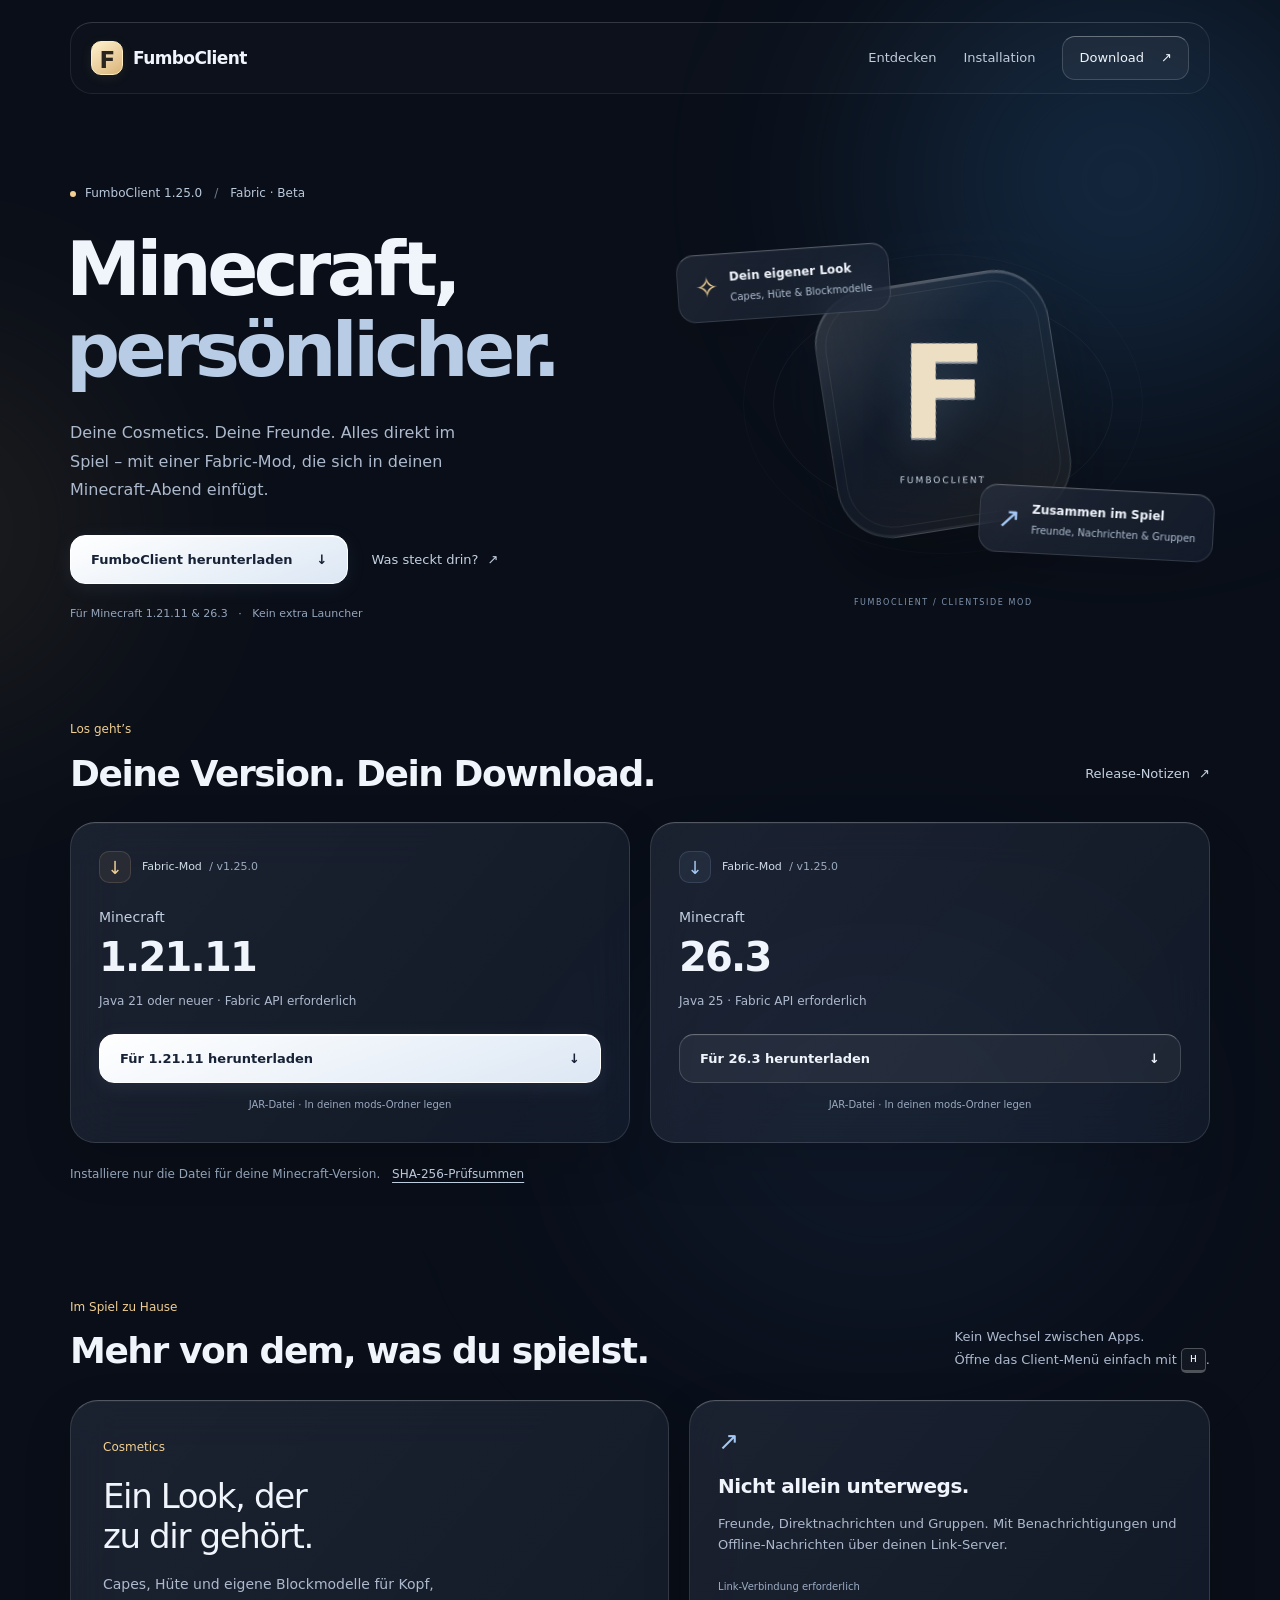
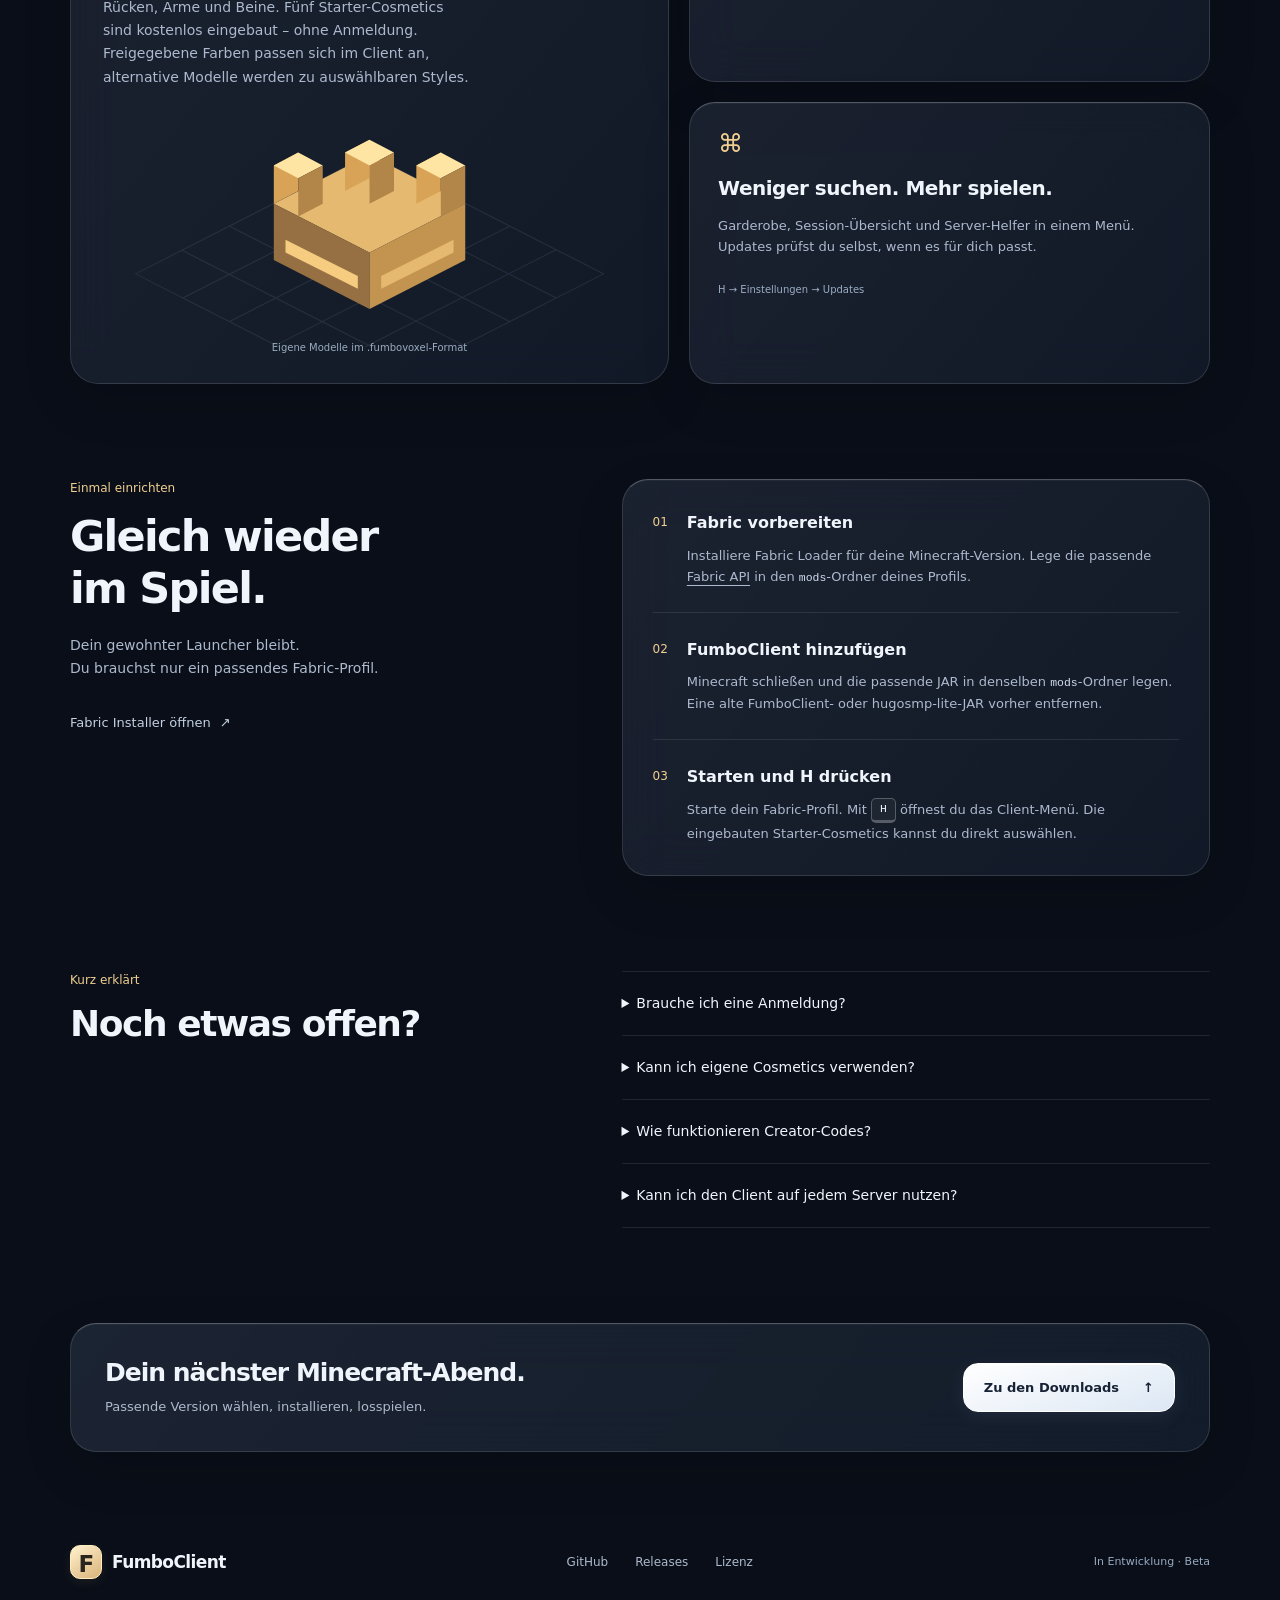
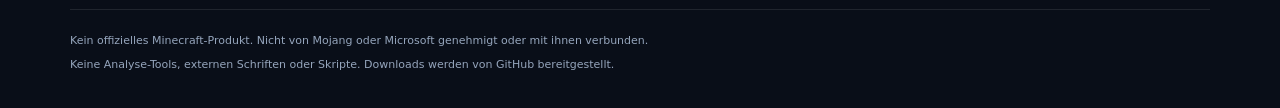
<file: index.html>
<!doctype html>
<html lang="de">
<head>
  <meta charset="utf-8">
  <meta name="viewport" content="width=device-width, initial-scale=1">
  <meta name="description" content="FumboClient: Cosmetics, Freunde und Server-Helfer für Minecraft. Lade die Fabric-Mod für Minecraft 1.21.11 oder 26.3 herunter.">
  <meta name="theme-color" content="#090e18">
  <meta name="referrer" content="strict-origin-when-cross-origin">
  <meta http-equiv="Content-Security-Policy" content="default-src 'self'; style-src 'self'; img-src 'self'; script-src 'none'; object-src 'none'; base-uri 'none'; form-action 'none'">
  <title>FumboClient · Minecraft, persönlicher.</title>
  <link rel="icon" href="favicon.svg" type="image/svg+xml">
  <link rel="stylesheet" href="styles.css?v=3">
</head>
<body>
  <a class="skip-link" href="#main">Zum Inhalt springen</a>
  <div class="ambient" aria-hidden="true"><span></span><span></span><span></span></div>
  <header class="site-header shell">
    <a class="brand" href="#" translate="no" aria-label="FumboClient Startseite"><span class="brand-mark" aria-hidden="true">F</span>FumboClient</a>
    <nav aria-label="Hauptnavigation"><a href="#features">Entdecken</a><a href="#installation">Installation</a><a class="nav-action" href="#downloads">Download <span aria-hidden="true">↗</span></a></nav>
  </header>
  <main id="main">
    <section class="hero shell" aria-labelledby="hero-title">
      <div class="hero-copy"><p class="release-line"><span class="release-dot" aria-hidden="true"></span> FumboClient 1.25.0 <span class="release-divider">/</span> Fabric · Beta</p>
        <h1 id="hero-title">Minecraft,<br><span>persönlicher.</span></h1>
        <p class="hero-description">Deine Cosmetics. Deine Freunde. Alles direkt im Spiel – mit einer Fabric-Mod, die sich in deinen Minecraft-Abend einfügt.</p>
        <div class="hero-actions"><a class="button button-light" href="#downloads">FumboClient herunterladen <span aria-hidden="true">↓</span></a><a class="quiet-link" href="#features">Was steckt drin? <span aria-hidden="true">↗</span></a></div>
        <p class="hero-meta">Für Minecraft 1.21.11 &amp; 26.3 <span>·</span> Kein extra Launcher</p>
      </div>
      <div class="hero-art" aria-label="Abstrakte Illustration des FumboClient-Logos">
        <div class="orbit orbit-one" aria-hidden="true"></div><div class="orbit orbit-two" aria-hidden="true"></div>
        <div class="art-core glass" aria-hidden="true"><div class="core-inset"><span class="core-letter">F</span><span class="core-word">FUMBOCLIENT</span></div></div>
        <div class="floating-note note-cosmetics glass"><span class="note-symbol" aria-hidden="true">✧</span><div><strong>Dein eigener Look</strong><span>Capes, Hüte &amp; Blockmodelle</span></div></div>
        <div class="floating-note note-friends glass"><span class="note-symbol cool" aria-hidden="true">↗</span><div><strong>Zusammen im Spiel</strong><span>Freunde, Nachrichten &amp; Gruppen</span></div></div>
        <span class="art-caption">FUMBOCLIENT / CLIENTSIDE MOD</span>
      </div>
    </section>

    <section id="downloads" class="downloads shell" aria-labelledby="downloads-title">
      <div class="section-heading"><div><p class="eyebrow">Los geht’s</p><h2 id="downloads-title">Deine Version. Dein Download.</h2></div><a class="quiet-link" href="https://github.com/kingfabi3855/FumboClient/releases/latest">Release-Notizen <span aria-hidden="true">↗</span></a></div>
      <div class="download-grid">
        <article class="download-card glass"><div class="download-card-top"><span class="version-icon" aria-hidden="true">↓</span><span>Fabric-Mod <span class="muted">/ v1.25.0</span></span></div><h3>Minecraft <strong>1.21.11</strong></h3><p>Java 21 oder neuer · Fabric API erforderlich</p><a class="button button-light" href="https://github.com/kingfabi3855/FumboClient/releases/download/v1.25.0/FumboClient-1.25.0-mc1.21.11.jar" aria-label="FumboClient für Minecraft 1.21.11 herunterladen">Für 1.21.11 herunterladen <span aria-hidden="true">↓</span></a><span class="file-note">JAR-Datei · In deinen mods-Ordner legen</span></article>
        <article class="download-card glass"><div class="download-card-top"><span class="version-icon blue" aria-hidden="true">↓</span><span>Fabric-Mod <span class="muted">/ v1.25.0</span></span></div><h3>Minecraft <strong>26.3</strong></h3><p>Java 25 · Fabric API erforderlich</p><a class="button button-glass" href="https://github.com/kingfabi3855/FumboClient/releases/download/v1.25.0/FumboClient-1.25.0-mc26.3.jar" aria-label="FumboClient für Minecraft 26.3 herunterladen">Für 26.3 herunterladen <span aria-hidden="true">↓</span></a><span class="file-note">JAR-Datei · In deinen mods-Ordner legen</span></article>
      </div>
      <p class="download-footnote">Installiere nur die Datei für deine Minecraft-Version. <a href="https://github.com/kingfabi3855/FumboClient/releases/download/v1.25.0/SHA256SUMS.txt">SHA-256-Prüfsummen</a></p>
    </section>

    <section id="features" class="features shell section" aria-labelledby="features-title">
      <div class="section-heading"><div><p class="eyebrow">Im Spiel zu Hause</p><h2 id="features-title">Mehr von dem, was du spielst.</h2></div><p>Kein Wechsel zwischen Apps.<br>Öffne das Client-Menü einfach mit <kbd>H</kbd>.</p></div>
      <div class="feature-layout">
        <article class="cosmetic-feature glass"><div class="feature-copy"><span class="feature-kicker">Cosmetics</span><h3>Ein Look, der<br>zu dir gehört.</h3><p>Capes, Hüte und eigene Blockmodelle für Kopf, Rücken, Arme und Beine. Fünf Starter-Cosmetics sind kostenlos eingebaut – ohne Anmeldung. Freigegebene Farben passen sich im Client an, alternative Modelle werden zu auswählbaren Styles.</p></div>
          <div class="voxel-art" aria-hidden="true"><svg viewBox="0 0 520 240" xmlns="http://www.w3.org/2000/svg"><g fill="none" stroke="#b9d9f0" stroke-opacity=".1"><path d="m40 171 220-112 220 112-220 112zM84 149l220 112M128 126l220 112M172 104l220 112M216 82l220 112M84 194 304 82M128 216l220-112M172 238l220-112M216 260l220-112"/></g><g><path d="m170 105 90-46 90 46-90 46z" fill="#e5ba70"/><path d="m170 105 90 46v53l-90-46z" fill="#967043"/><path d="m260 151 90-46v53l-90 46z" fill="#c39450"/><path d="m170 105 23-12v-36l-23 12z" fill="#d9a357"/><path d="m170 69 23-12 23 12-23 12z" fill="#ffe5a4"/><path d="m193 81 23-12v36l-23 12z" fill="#b28549"/><path d="m237 93 23-12V45l-23 12z" fill="#d9a357"/><path d="m237 57 23-12 23 12-23 12z" fill="#ffe5a4"/><path d="m260 69 23-12v36l-23 12z" fill="#b28549"/><path d="m304 69 23-12v36l-23 12z" fill="#d9a357"/><path d="m304 69 23-12 23 12-23 12z" fill="#ffe5a4"/><path d="m327 81 23-12v36l-23 12z" fill="#b28549"/><path d="m181 139 68 34v12l-68-34z" fill="#f6cc80"/><path d="m271 173 68-34v12l-68 34z" fill="#e5ba70"/></g></svg><span>Eigene Modelle im .fumbovoxel-Format</span></div>
        </article>
        <div class="feature-stack"><article class="compact-feature glass"><span class="feature-symbol" aria-hidden="true">↗</span><h3>Nicht allein unterwegs.</h3><p>Freunde, Direktnachrichten und Gruppen. Mit Benachrichtigungen und Offline-Nachrichten über deinen Link-Server.</p><span class="feature-detail">Link-Verbindung erforderlich</span></article><article class="compact-feature glass"><span class="feature-symbol gold" aria-hidden="true">⌘</span><h3>Weniger suchen. Mehr spielen.</h3><p>Garderobe, Session-Übersicht und Server-Helfer in einem Menü. Updates prüfst du selbst, wenn es für dich passt.</p><span class="feature-detail">H → Einstellungen → Updates</span></article></div>
      </div>
    </section>

    <section id="installation" class="installation shell section" aria-labelledby="installation-title"><div class="installation-intro"><p class="eyebrow">Einmal einrichten</p><h2 id="installation-title">Gleich wieder<br>im Spiel.</h2><p>Dein gewohnter Launcher bleibt.<br>Du brauchst nur ein passendes Fabric-Profil.</p><a class="quiet-link" href="https://fabricmc.net/use/installer/">Fabric Installer öffnen <span aria-hidden="true">↗</span></a></div><ol class="install-steps glass"><li><span class="step-number" aria-hidden="true">01</span><div><h3>Fabric vorbereiten</h3><p>Installiere Fabric Loader für deine Minecraft-Version. Lege die passende <a href="https://modrinth.com/mod/fabric-api">Fabric API</a> in den <code>mods</code>-Ordner deines Profils.</p></div></li><li><span class="step-number" aria-hidden="true">02</span><div><h3>FumboClient hinzufügen</h3><p>Minecraft schließen und die passende JAR in denselben <code>mods</code>-Ordner legen. Eine alte FumboClient- oder hugosmp-lite-JAR vorher entfernen.</p></div></li><li><span class="step-number" aria-hidden="true">03</span><div><h3>Starten und H drücken</h3><p>Starte dein Fabric-Profil. Mit <kbd>H</kbd> öffnest du das Client-Menü. Die eingebauten Starter-Cosmetics kannst du direkt auswählen.</p></div></li></ol></section>

    <section class="faq shell section" aria-labelledby="faq-title"><div><p class="eyebrow">Kurz erklärt</p><h2 id="faq-title">Noch etwas offen?</h2></div><div class="faq-list"><details><summary>Brauche ich eine Anmeldung?</summary><p>Die fünf eingebauten Starter-Cosmetics funktionieren ohne Anmeldung. Gemeinsame Link-Funktionen brauchen eine Verbindung zum Link-Server; zusätzliche Cosmetics können eine Freischaltung voraussetzen.</p></details><details><summary>Kann ich eigene Cosmetics verwenden?</summary><p>Ja. Lege .fumbovoxel-Dateien unter <code>config/fumboclient/cosmetics/models/</code> ab. Der Cosmetic Builder ist ein separater Editor. Ein öffentlicher Editor-Download ist auf dieser Website noch nicht verfügbar.</p></details><details><summary>Wie funktionieren Creator-Codes?</summary><p>Öffne in der Garderobe „Creator-Code“ und löse einen verfügbaren Code ein. Dafür muss die Link-Verbindung aktiv sein. Die Codes und Belohnungen verwaltet der Server-Owner.</p></details><details><summary>Kann ich den Client auf jedem Server nutzen?</summary><p>Die verfügbaren Helfer hängen vom Server ab. Freunde, Gruppen und gemeinsame Cosmetics benötigen ein passend eingerichtetes Link-Backend. Beachte die Regeln des jeweiligen Servers.</p></details></div></section>
    <aside class="closing shell glass"><div><h2>Dein nächster Minecraft-Abend.</h2><p>Passende Version wählen, installieren, losspielen.</p></div><a class="button button-light" href="#downloads">Zu den Downloads <span aria-hidden="true">↑</span></a></aside>
  </main>
  <footer class="footer shell"><div class="footer-top"><a class="brand" href="#" translate="no"><span class="brand-mark" aria-hidden="true">F</span>FumboClient</a><nav aria-label="Weitere Links"><a href="https://github.com/kingfabi3855/FumboClient">GitHub</a><a href="https://github.com/kingfabi3855/FumboClient/releases">Releases</a><a href="https://github.com/kingfabi3855/FumboClient/releases/download/v1.25.0/FumboClient-LICENSE.txt">Lizenz</a></nav><span>In Entwicklung · Beta</span></div><p>Kein offizielles Minecraft-Produkt. Nicht von Mojang oder Microsoft genehmigt oder mit ihnen verbunden.</p><p>Keine Analyse-Tools, externen Schriften oder Skripte. Downloads werden von GitHub bereitgestellt.</p></footer>
</body>
</html>
</file>
<file: styles.css>
:root {
  color-scheme: dark;
  --bg: #090e18;
  --text: #f0f4fb;
  --muted: #adbace;
  --line: #ffffff18;
  --gold: #f1cf91;
  --blue: #a4c8f4;
  font: 16px/1.65 "Segoe UI", system-ui, -apple-system, sans-serif;
  scroll-behavior: smooth;
  scroll-padding-top: 32px;
}
* { box-sizing: border-box; }
body { margin: 0; background: var(--bg); color: var(--text); isolation: isolate; }
a { color: inherit; text-underline-offset: 4px; }
a:hover { color: var(--gold); }
a:focus-visible, summary:focus-visible { outline: 2px solid var(--gold); outline-offset: 5px; }
a, summary { touch-action: manipulation; -webkit-tap-highlight-color: #a4c8f433; }
.shell { width: min(1140px, calc(100% - 80px)); margin-inline: auto; }
.ambient { position: absolute; inset: 0 0 auto; height: 1700px; overflow: hidden; pointer-events: none; z-index: -1; }
.ambient span { position: absolute; border-radius: 50%; filter: blur(90px); opacity: .45; }
.ambient span:nth-child(1) { width: 700px; height: 640px; top: -140px; right: -190px; background: radial-gradient(ellipse, #285a8a, transparent 70%); }
.ambient span:nth-child(2) { width: 600px; height: 600px; top: 230px; left: -370px; background: radial-gradient(ellipse, #594a30, transparent 70%); opacity: .32; }
.ambient span:nth-child(3) { width: 800px; height: 650px; top: 800px; right: 0; background: radial-gradient(ellipse, #253d64, transparent 70%); opacity: .3; }
.glass { background: #172333e6; border: 1px solid #ffffff20; border-top-color: #ffffff42; box-shadow: inset 0 1px 0 #ffffff0a, 0 18px 50px #00000022; }
@supports ((backdrop-filter: blur(20px)) or (-webkit-backdrop-filter: blur(20px))) {
  .glass { background: linear-gradient(130deg, #ffffff0d, #ffffff03), #16223575; -webkit-backdrop-filter: blur(24px); backdrop-filter: blur(24px); }
}
.site-header { margin-top: 22px; min-height: 72px; padding: 13px 20px; display: flex; align-items: center; justify-content: space-between; gap: 25px; border: 1px solid #ffffff15; border-top-color: #ffffff29; border-radius: 22px; background: #ffffff04; }
.brand { display: inline-flex; align-items: center; gap: 10px; font-size: 17px; font-weight: 650; letter-spacing: -.035em; text-decoration: none; white-space: nowrap; }
.brand-mark { display: grid; place-items: center; width: 32px; height: 34px; background: linear-gradient(145deg, #fff2cf, #dab378); border: 1px solid #ffedc0; border-radius: 10px; color: #2a251e; box-shadow: 0 3px 12px #e0b56e18; font-size: 23px; font-weight: 800; }
.site-header nav { display: flex; align-items: center; gap: 27px; }
.site-header nav a { display: inline-flex; align-items: center; min-height: 44px; font-size: 13px; text-decoration: none; color: #c1ccdc; }
.site-header nav a:hover { color: white; }
.site-header nav .nav-action { padding: 8px 16px; border: 1px solid #ffffff2b; border-top-color: #ffffff55; border-radius: 13px; color: var(--text); background: #ffffff0c; gap: 17px; }
.hero { display: grid; grid-template-columns: 1.1fr 1fr; align-items: center; gap: 20px; padding-block: 90px 85px; }
.release-line { display: flex; align-items: center; gap: 9px; color: #bac9dc; font-size: 12px; margin: 0 0 25px; }
.release-dot { width: 6px; height: 6px; background: var(--gold); border-radius: 50%; }
.release-divider { color: #6c7c91; margin-inline: 3px; }
h1 { font-size: clamp(52px, 5.9vw, 78px); font-weight: 600; line-height: 1.08; letter-spacing: -.06em; margin: 0 0 27px -4px; }
h1 > span { color: #b9cce5; }
.hero-description { max-width: 425px; color: var(--muted); font-size: 16px; line-height: 1.8; margin: 0 0 30px; }
.hero-actions { display: flex; align-items: center; gap: 23px; flex-wrap: wrap; }
.button { display: inline-flex; align-items: center; justify-content: center; gap: 24px; min-height: 49px; padding: 12px 20px; border: 1px solid transparent; border-radius: 15px; font-size: 13px; font-weight: 650; text-decoration: none; transition: background .18s, box-shadow .18s, transform .18s; }
.button:hover { transform: translateY(-2px); }
.button-light { background: linear-gradient(160deg, #ffffff, #dce7f4); color: #172236; border-color: #ffffff; box-shadow: inset 0 1px 0 #ffffff, 0 4px 20px #b5d1ed15; }
.button-light:hover { color: #172236; background: #fff; box-shadow: 0 4px 26px #b5d1ed33; }
.button-glass { color: var(--text); background: #ffffff0d; border-color: #ffffff2b; border-top-color: #ffffff50; box-shadow: inset 0 1px 0 #ffffff08; }
.button-glass:hover { background: #ffffff18; color: white; }
.quiet-link { display: inline-flex; gap: 9px; align-items: center; min-height: 44px; font-size: 13px; color: #c5d1e2; text-decoration: none; }
.quiet-link:hover { color: white; }
.hero-meta { font-size: 11px; color: #95a6bc; margin: 21px 0 0; }
.hero-meta > span { margin-inline: 7px; }
.hero-art { position: relative; display: grid; place-items: center; min-width: 0; height: 410px; }
.art-core { position: relative; width: 236px; height: 250px; border-radius: 55px; transform: rotate(-9deg); background: linear-gradient(140deg, #e4f0ff30, #7aace412 40%, #dcb77313); box-shadow: inset 0 2px 1px #ffffff33, inset 0 -2px 1px #ffffff10, 0 35px 65px #0005, 0 0 80px #80b2dc0d; }
.art-core::before { content: ""; position: absolute; inset: 9px; border-radius: 47px; border: 1px solid #ffffff12; pointer-events: none; }
.core-inset { height: 100%; display: flex; align-items: center; justify-content: center; flex-direction: column; transform: rotate(9deg); }
.core-letter { font-size: 130px; font-weight: 750; line-height: 1.13; letter-spacing: -.08em; padding-right: 9px; color: #eddfc4; text-shadow: 0 2px 0 #fff8, 0 12px 40px #cbe6ff22; }
.core-word { letter-spacing: .22em; font-size: 9px; color: #c9d7e6; margin-top: 6px; }
.orbit { position: absolute; width: 340px; max-width: 100%; height: 340px; border: 1px solid #b0d3ef12; border-radius: 50%; }
.orbit-one { transform: scaleY(.65); }
.orbit-two { width: 400px; height: 400px; transform: scaleY(.75); border-color: #b0d3ef09; }
.floating-note { position: absolute; display: flex; align-items: center; gap: 11px; padding: 14px 17px; border-radius: 18px; }
.note-cosmetics { left: 0; top: 50px; transform: rotate(-4deg); }
.note-friends { right: -4px; bottom: 51px; transform: rotate(3deg); }
.note-symbol { color: var(--gold); font-size: 28px; line-height: 1; }
.note-symbol.cool { color: #a4c8f4; }
.floating-note strong { display: block; font-size: 12px; font-weight: 550; margin-bottom: 2px; }
.floating-note div > span { font-size: 10px; color: #afbed1; display: block; }
.art-caption { position: absolute; bottom: 0; font-size: 8px; letter-spacing: .2em; color: #7e93ad; }
.downloads { padding-top: 12px; }
.section-heading { display: flex; align-items: end; justify-content: space-between; gap: 30px; margin-bottom: 27px; }
.eyebrow { font-size: 12px; font-weight: 500; color: var(--gold); margin: 0 0 12px; }
h2 { font-size: clamp(27px, 3vw, 36px); line-height: 1.2; font-weight: 550; letter-spacing: -.04em; margin: 0; }
.section-heading > p { color: var(--muted); font-size: 13px; margin: 0; }
.download-grid { display: grid; grid-template-columns: 1fr 1fr; gap: 20px; }
.download-card { padding: 28px; border-radius: 25px; }
.download-card-top { display: flex; align-items: center; gap: 11px; font-size: 11px; color: #d0dce9; }
.muted { color: #9aaac0; margin-left: 4px; }
.version-icon { display: grid; place-items: center; width: 32px; height: 32px; background: #f1cf9110; color: var(--gold); border: 1px solid #f1cf9126; border-radius: 10px; font-size: 18px; }
.version-icon.blue { color: var(--blue); background: #a4c8f410; border-color: #a4c8f426; }
.download-card h3 { margin: 23px 0 10px; font-size: 14px; font-weight: 400; color: #c1cfe0; }
.download-card h3 strong { font-size: 40px; color: var(--text); font-weight: 550; letter-spacing: -.045em; display: block; line-height: 1.25; margin-top: 2px; }
.download-card > p { font-size: 12px; color: var(--muted); margin: 0 0 23px; }
.download-card .button { width: 100%; justify-content: space-between; }
.file-note { display: block; text-align: center; color: #9aaac0; font-size: 10px; margin-top: 14px; }
.download-footnote { font-size: 12px; color: #98a9bf; margin-top: 16px; }
.download-footnote a { display: inline-block; padding-block: 6px; margin-left: 8px; color: #c3d2e4; }
.section { padding-block: 95px; }
.feature-layout { display: grid; grid-template-columns: 1.15fr 1fr; gap: 20px; }
.cosmetic-feature { border-radius: 28px; padding: 32px; overflow: hidden; }
.feature-kicker { color: var(--gold); font-size: 12px; }
.feature-copy h3 { font-size: 34px; font-weight: 500; letter-spacing: -.04em; line-height: 1.18; margin: 17px 0; }
.feature-copy > p { max-width: 370px; color: var(--muted); font-size: 14px; margin: 0; }
.voxel-art { margin: 0 -10px -5px; text-align: center; }
.voxel-art svg { width: 100%; height: auto; display: block; margin-top: 3px; }
.voxel-art > span { display: block; font-size: 10px; color: #9aacbf; margin-top: -7px; }
.feature-stack { display: grid; gap: 20px; }
.compact-feature { padding: 28px; border-radius: 26px; }
.feature-symbol { display: block; color: var(--blue); font-size: 25px; line-height: 1; margin-bottom: 16px; }
.feature-symbol.gold { color: var(--gold); }
.compact-feature h3 { font-size: 20px; letter-spacing: -.025em; margin: 0 0 10px; font-weight: 550; }
.compact-feature > p { font-size: 13px; color: var(--muted); margin: 0 0 17px; }
.feature-detail { color: #9badc4; font-size: 10px; }
kbd, code { font-family: Consolas, "Cascadia Mono", monospace; font-size: .88em; }
kbd { display: inline-grid; place-items: center; min-width: 25px; height: 25px; padding-inline: 5px; border: 1px solid #ffffff40; border-bottom-width: 3px; background: #ffffff0a; border-radius: 5px; color: var(--text); vertical-align: middle; }
code { overflow-wrap: anywhere; color: #d3dfef; }
.installation { display: grid; grid-template-columns: .9fr 1.1fr; gap: 70px; padding-top: 0; align-items: start; }
.installation-intro h2 { font-size: 43px; }
.installation-intro > p:not(.eyebrow) { font-size: 14px; color: var(--muted); margin-block: 20px; }
.install-steps { list-style: none; padding: 30px; margin: 0; border-radius: 26px; }
.install-steps li { display: flex; gap: 19px; }
.install-steps li + li { margin-top: 24px; padding-top: 24px; border-top: 1px solid var(--line); }
.step-number { font-size: 12px; color: var(--gold); padding-top: 3px; }
.install-steps h3 { font-size: 16px; font-weight: 550; margin: 0 0 8px; }
.install-steps p { color: var(--muted); font-size: 13px; margin: 0; }
.faq { display: grid; grid-template-columns: .9fr 1.1fr; gap: 70px; padding-top: 0; }
.faq-list { border-top: 1px solid var(--line); }
.faq-list details { border-bottom: 1px solid var(--line); }
.faq-list summary { cursor: pointer; font-size: 14px; padding-block: 20px; }
.faq-list details > p { margin: 0 0 23px; font-size: 13px; color: var(--muted); }
.closing { display: flex; align-items: center; justify-content: space-between; gap: 30px; padding: 34px; border-radius: 26px; background-color: #20304955; }
.closing h2 { font-size: 25px; }
.closing p { margin: 8px 0 0; font-size: 13px; color: var(--muted); }
.closing .button { flex-shrink: 0; }
.footer { padding-block: 48px 30px; margin-top: 40px; }
.footer-top { display: flex; justify-content: space-between; align-items: center; gap: 25px; padding-bottom: 25px; margin-bottom: 22px; border-bottom: 1px solid var(--line); }
.footer-top nav { display: flex; gap: 27px; }
.footer-top nav a { min-height: 44px; display: inline-flex; align-items: center; font-size: 12px; text-decoration: none; color: var(--muted); }
.footer-top > span { font-size: 11px; color: #98aac1; }
.footer > p { font-size: 11px; color: #95a5bc; margin-block: 5px; }
.skip-link { position: absolute; left: 20px; top: -100px; background: white; color: #111; padding: 12px; border-radius: 10px; z-index: 5; }
.skip-link:focus { top: 10px; }
@media (max-width: 1050px) {
  .shell { width: calc(100% - 56px); }
  .hero { padding-block: 65px; grid-template-columns: 1.1fr 1fr; }
  .hero-art { height: 370px; }
  .art-core { width: 205px; height: 225px; }
  .core-letter { font-size: 110px; }
  .floating-note { padding: 12px; gap: 8px; }
  .note-cosmetics { top: 39px; left: 0; }
  .note-friends { right: 0; bottom: 36px; }
  .orbit { width: 280px; height: 280px; }
  .orbit-two { width: 330px; height: 330px; }
  .hero-actions { gap: 9px 17px; }
  .hero-description { font-size: 15px; }
  .feature-copy h3 { font-size: 30px; }
  .installation, .faq { gap: 45px; }
  .section { padding-block: 75px; }
  .installation, .faq { padding-top: 0; }
}
@media (max-width: 760px) {
  .shell { width: calc(100% - 36px); }
  .site-header { margin-top: 14px; padding: 11px 14px; border-radius: 18px; gap: 10px; flex-wrap: wrap; }
  .site-header nav { gap: 18px; }
  .site-header nav a { font-size: 12px; }
  .site-header nav .nav-action { padding-inline: 12px; gap: 9px; }
  .brand { font-size: 16px; }
  .hero { grid-template-columns: 1fr; padding-block: 47px 35px; gap: 12px; }
  h1 { font-size: clamp(50px, 10vw, 76px); margin-left: -2px; }
  .hero-description { max-width: 470px; font-size: 15px; }
  .hero-actions { gap: 10px 20px; }
  .hero-meta { margin-top: 15px; }
  .hero-art { width: min(100%, 440px); justify-self: center; height: 340px; margin-top: 9px; }
  .art-core { width: 210px; height: 225px; border-radius: 47px; }
  .art-core::before { border-radius: 39px; }
  .note-cosmetics { top: 20px; }
  .note-friends { bottom: 26px; }
  .floating-note { border-radius: 15px; }
  .art-caption { bottom: -2px; }
  .section-heading { align-items: start; flex-direction: column; gap: 10px; margin-bottom: 22px; }
  .section-heading .quiet-link { min-height: 32px; }
  h2 { font-size: 28px; }
  .download-grid { grid-template-columns: 1fr; gap: 15px; }
  .download-card { border-radius: 23px; padding: 24px; }
  .download-card h3 { margin-top: 18px; }
  .download-card h3 strong { font-size: 36px; }
  .download-footnote { font-size: 11px; }
  .download-footnote a { margin-left: 0; min-height: 44px; padding-top: 12px; }
  .section { padding-block: 58px; }
  .feature-layout, .installation, .faq { grid-template-columns: 1fr; gap: 18px; }
  .cosmetic-feature { padding: 26px; border-radius: 24px; }
  .feature-copy h3 { font-size: 31px; }
  .feature-copy > p { font-size: 13px; }
  .compact-feature { padding: 26px; border-radius: 24px; }
  .feature-stack { gap: 18px; }
  .installation, .faq { padding-top: 0; gap: 26px; }
  .installation-intro h2 { font-size: 35px; }
  .install-steps { padding: 24px; border-radius: 24px; }
  .install-steps li { gap: 14px; }
  .faq-list summary { padding-block: 18px; }
  .closing { padding: 26px; align-items: start; flex-direction: column; gap: 22px; border-radius: 24px; }
  .closing h2 { font-size: 25px; }
  .closing .button { width: 100%; }
  .footer { margin-top: 8px; padding-top: 40px; }
  .footer-top { flex-wrap: wrap; gap: 8px 20px; padding-bottom: 18px; margin-bottom: 18px; }
  .footer-top nav { gap: 20px; }
  .footer-top > span { width: 100%; }
}
@media (max-width: 390px) {
  .site-header { gap: 5px; }
  .site-header nav { justify-content: space-between; width: 100%; gap: 12px; }
  .hero-actions > .button { width: 100%; }
  .release-line { gap: 7px; font-size: 11px; }
  .hero-meta { font-size: 10px; }
  .hero-art { height: 315px; }
  .art-core { width: 180px; height: 200px; }
  .core-letter { font-size: 96px; }
  .floating-note strong { font-size: 11px; }
  .floating-note div > span { font-size: 9px; }
  .note-friends { bottom: 22px; }
  .button { padding-inline: 16px; gap: 15px; font-size: 12px; }
}
@media (prefers-reduced-motion: reduce) {
  :root { scroll-behavior: auto; }
  .button { transition: none; }
  .button:hover { transform: none; }
}
@media (prefers-reduced-transparency: reduce) {
  .glass, .site-header, .closing { background: #172333; -webkit-backdrop-filter: none; backdrop-filter: none; }
  .ambient { display: none; }
}
</file>
